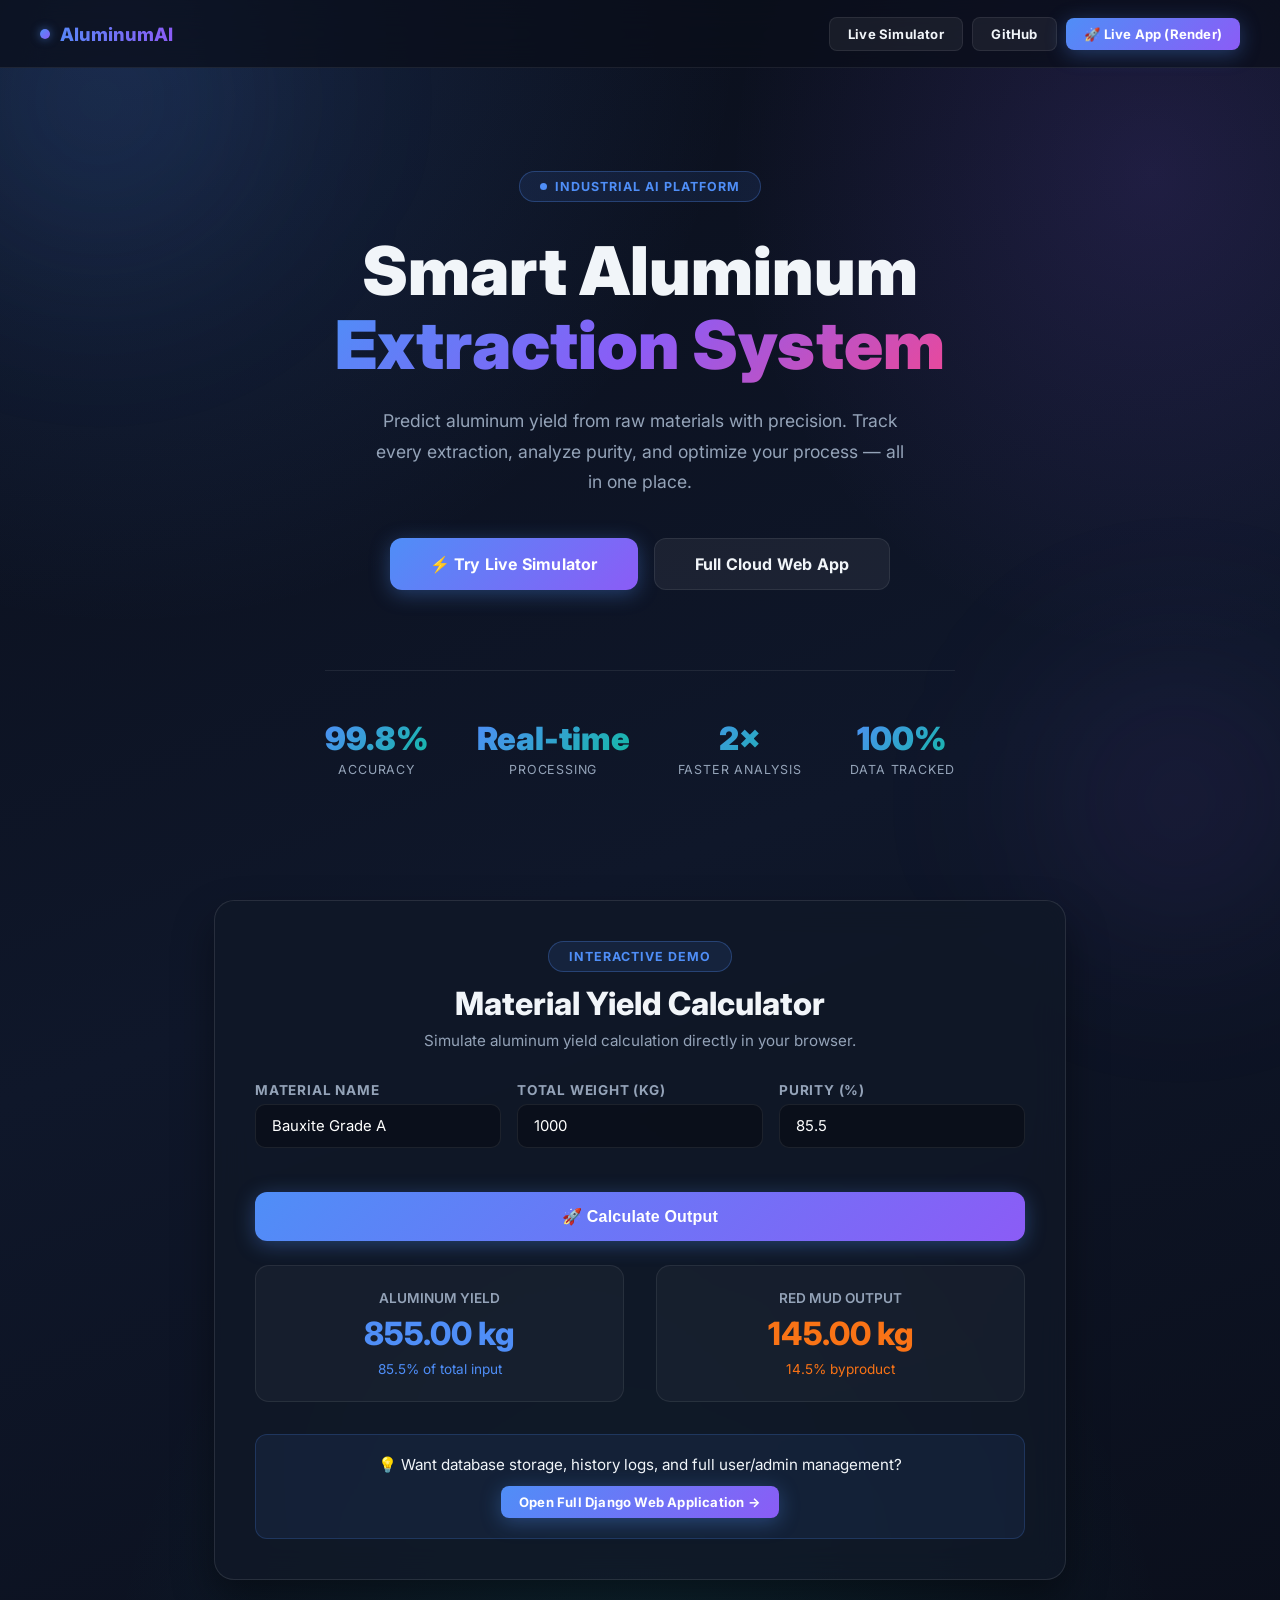
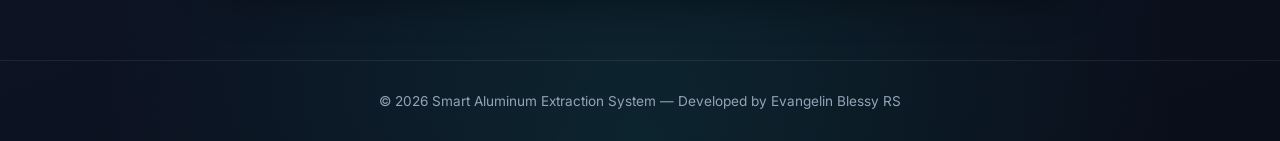
<file: index.html>
<!DOCTYPE html>
<html lang="en">
<head>
    <meta charset="UTF-8">
    <meta name="viewport" content="width=device-width, initial-scale=1.0">
    <meta http-equiv="Cache-Control" content="no-cache, no-store, must-revalidate">
    <meta http-equiv="Pragma" content="no-cache">
    <meta http-equiv="Expires" content="0">
    <title>AluminumAI — Smart Extraction System</title>
    <link rel="stylesheet" href="./core/static/style.css">
    <link rel="icon" href="./core/static/favicon.ico">
    <style>
        /* Extra styles for interactive demo section */
        .simulator-section {
            max-width: 900px;
            margin: 0 auto 5rem;
            padding: 0 1.5rem;
            position: relative;
            z-index: 2;
        }
        .demo-card {
            background: rgba(17, 24, 39, 0.75);
            backdrop-filter: blur(16px);
            border: 1px solid rgba(255, 255, 255, 0.1);
            border-radius: 20px;
            padding: 2.5rem;
            box-shadow: 0 20px 40px rgba(0, 0, 0, 0.4);
        }
        .demo-grid {
            display: grid;
            grid-template-columns: 1fr 1fr;
            gap: 2rem;
            margin-top: 1.5rem;
        }
        @media (max-width: 768px) {
            .demo-grid {
                grid-template-columns: 1fr;
            }
        }
        .result-box {
            background: rgba(255, 255, 255, 0.03);
            border: 1px solid rgba(255, 255, 255, 0.08);
            border-radius: 14px;
            padding: 1.5rem;
            text-align: center;
        }
        .result-val {
            font-size: 2rem;
            font-weight: 800;
            margin: 0.5rem 0;
        }
        .val-aluminum { color: #4f8ef7; }
        .val-redmud { color: #f97316; }
    </style>
</head>
<body class="page-bg">

    <!-- Navbar -->
    <nav class="home-nav">
        <div class="nav-brand">
            <span class="dot"></span>
            AluminumAI
        </div>
        <div class="nav-links">
            <a href="#simulator" class="btn btn-ghost btn-sm">Live Simulator</a>
            <a href="https://github.com/evangelinblessy-03/Smart-Aluminium-Extraction-System" target="_blank" class="btn btn-ghost btn-sm">GitHub</a>
            <a href="https://smart-aluminium-extraction-system.onrender.com" target="_blank" class="btn btn-gradient btn-sm">🚀 Live App (Render)</a>
        </div>
    </nav>

    <!-- Hero Section -->
    <section class="hero-section">
        <div class="hero-pill">
            <span class="pill-dot"></span>
            Industrial AI Platform
        </div>

        <h1 class="hero-title">
            Smart Aluminum<br>
            <span class="grad-text">Extraction System</span>
        </h1>

        <p class="hero-sub">
            Predict aluminum yield from raw materials with precision.
            Track every extraction, analyze purity, and optimize your process — all in one place.
        </p>

        <div class="hero-btns">
            <a href="#simulator" class="btn btn-gradient btn-lg">⚡ Try Live Simulator</a>
            <a href="https://smart-aluminium-extraction-system.onrender.com" target="_blank" class="btn btn-ghost btn-lg">Full Cloud Web App</a>
        </div>

        <div class="hero-stats">
            <div class="stat-box">
                <div class="num">99.8%</div>
                <div class="lbl">Accuracy</div>
            </div>
            <div class="stat-box">
                <div class="num">Real-time</div>
                <div class="lbl">Processing</div>
            </div>
            <div class="stat-box">
                <div class="num">2×</div>
                <div class="lbl">Faster Analysis</div>
            </div>
            <div class="stat-box">
                <div class="num">100%</div>
                <div class="lbl">Data Tracked</div>
            </div>
        </div>
    </section>

    <!-- Interactive Simulator for GitHub Pages -->
    <section class="simulator-section" id="simulator">
        <div class="demo-card">
            <div style="text-align: center; margin-bottom: 2rem;">
                <span class="hero-pill" style="margin-bottom: 0.75rem;">Interactive Demo</span>
                <h2 style="font-size: 2rem; font-weight: 800; margin-bottom: 0.5rem;">Material Yield Calculator</h2>
                <p style="color: var(--muted); font-size: 0.95rem;">Simulate aluminum yield calculation directly in your browser.</p>
            </div>

            <form id="calcForm" onsubmit="calculateYield(event)">
                <div style="display: grid; grid-template-columns: repeat(auto-fit, minmax(200px, 1fr)); gap: 1rem; margin-bottom: 1.5rem;">
                    <div class="form-group">
                        <label style="display:block; font-size: 0.85rem; color: var(--muted); margin-bottom: 0.4rem;">Material Name</label>
                        <input type="text" id="matName" class="form-input" value="Bauxite Grade A" required style="width: 100%; padding: 0.75rem 1rem; border-radius: 10px; background: rgba(0,0,0,0.3); border: 1px solid var(--border); color: #fff;">
                    </div>
                    <div class="form-group">
                        <label style="display:block; font-size: 0.85rem; color: var(--muted); margin-bottom: 0.4rem;">Total Weight (kg)</label>
                        <input type="number" id="matWeight" step="0.01" class="form-input" value="1000" required style="width: 100%; padding: 0.75rem 1rem; border-radius: 10px; background: rgba(0,0,0,0.3); border: 1px solid var(--border); color: #fff;">
                    </div>
                    <div class="form-group">
                        <label style="display:block; font-size: 0.85rem; color: var(--muted); margin-bottom: 0.4rem;">Purity (%)</label>
                        <input type="number" id="matPurity" step="0.01" max="100" class="form-input" value="85.5" required style="width: 100%; padding: 0.75rem 1rem; border-radius: 10px; background: rgba(0,0,0,0.3); border: 1px solid var(--border); color: #fff;">
                    </div>
                </div>

                <button type="submit" class="btn btn-gradient btn-full btn-lg" style="width: 100%; cursor: pointer;">
                    🚀 Calculate Output
                </button>
            </form>

            <div class="demo-grid" id="resultsArea">
                <div class="result-box">
                    <div style="font-size: 0.85rem; color: var(--muted); text-transform: uppercase; font-weight: 600;">Aluminum Yield</div>
                    <div class="result-val val-aluminum" id="resAluminum">855.00 kg</div>
                    <div style="font-size: 0.85rem; color: #4f8ef7;" id="resAluminumPct">85.5% of total input</div>
                </div>
                <div class="result-box">
                    <div style="font-size: 0.85rem; color: var(--muted); text-transform: uppercase; font-weight: 600;">Red Mud Output</div>
                    <div class="result-val val-redmud" id="resRedMud">145.00 kg</div>
                    <div style="font-size: 0.85rem; color: #f97316;" id="resRedMudPct">14.5% byproduct</div>
                </div>
            </div>

            <div style="margin-top: 2rem; padding: 1.25rem; background: rgba(79, 142, 247, 0.08); border: 1px solid rgba(79, 142, 247, 0.2); border-radius: 12px; text-align: center;">
                <p style="font-size: 0.95rem; color: var(--text); margin-bottom: 0.75rem;">
                    💡 Want database storage, history logs, and full user/admin management?
                </p>
                <a href="https://smart-aluminium-extraction-system.onrender.com" target="_blank" class="btn btn-gradient btn-sm">
                    Open Full Django Web Application →
                </a>
            </div>
        </div>
    </section>

    <footer style="text-align: center; padding: 2rem; color: var(--muted); font-size: 0.85rem; border-top: 1px solid var(--border);">
        © 2026 Smart Aluminum Extraction System — Developed by Evangelin Blessy RS
    </footer>

    <script>
        function calculateYield(e) {
            e.preventDefault();
            const weight = parseFloat(document.getElementById('matWeight').value) || 0;
            const purity = parseFloat(document.getElementById('matPurity').value) || 0;

            const aluminum = Number((weight * (purity / 100)).toFixed(4));
            const redMud = Number((weight - aluminum).toFixed(4));

            document.getElementById('resAluminum').innerText = aluminum.toLocaleString() + ' kg';
            document.getElementById('resRedMud').innerText = redMud.toLocaleString() + ' kg';
            document.getElementById('resAluminumPct').innerText = purity + '% of total input';
            document.getElementById('resRedMudPct').innerText = (100 - purity).toFixed(1) + '% byproduct';
        }
    </script>
</body>
</html>
</file>
<file: core/static/style.css>
/* ============================================================
   ALUMINUM AI — PROFESSIONAL VIBRANT UI
   ============================================================ */

@import url('https://fonts.googleapis.com/css2?family=Inter:wght@300;400;500;600;700;800;900&display=swap');

*, *::before, *::after {
    box-sizing: border-box;
    margin: 0;
    padding: 0;
}

:root {
    --blue:        #4f8ef7;
    --blue-dark:   #2563eb;
    --purple:      #8b5cf6;
    --pink:        #ec4899;
    --orange:      #f97316;
    --teal:        #14b8a6;
    --green:       #22c55e;
    --red:         #ef4444;
    --yellow:      #eab308;

    --bg:          #0a0e1a;
    --bg2:         #111827;
    --bg3:         #1f2937;
    --border:      rgba(255,255,255,0.08);
    --text:        #f1f5f9;
    --muted:       #94a3b8;
    --radius:      16px;
}

html, body {
    min-height: 100vh;
    font-family: 'Inter', 'Segoe UI', sans-serif;
    background: var(--bg);
    color: var(--text);
}

a { text-decoration: none; color: inherit; }

/* ── MESH GRADIENT BACKGROUND ── */
.page-bg {
    min-height: 100vh;
    background:
        radial-gradient(ellipse 80% 60% at 10% 0%,   rgba(79,142,247,0.18) 0%, transparent 60%),
        radial-gradient(ellipse 60% 50% at 90% 10%,  rgba(139,92,246,0.15) 0%, transparent 55%),
        radial-gradient(ellipse 70% 60% at 50% 100%, rgba(20,184,166,0.12) 0%, transparent 60%),
        linear-gradient(160deg, #0a0e1a 0%, #0f172a 50%, #0a0e1a 100%);
    position: relative;
}

/* floating orbs */
.page-bg::before,
.page-bg::after {
    content: '';
    position: fixed;
    border-radius: 50%;
    filter: blur(80px);
    pointer-events: none;
    z-index: 0;
    animation: float 8s ease-in-out infinite alternate;
}
.page-bg::before {
    width: 500px; height: 500px;
    top: -150px; left: -150px;
    background: radial-gradient(circle, rgba(79,142,247,0.12), transparent 70%);
}
.page-bg::after {
    width: 400px; height: 400px;
    bottom: -100px; right: -100px;
    background: radial-gradient(circle, rgba(139,92,246,0.12), transparent 70%);
    animation-delay: -4s;
}

@keyframes float {
    from { transform: translate(0, 0) scale(1); }
    to   { transform: translate(30px, 20px) scale(1.05); }
}

/* ── NAVBAR ── */
.navbar {
    position: fixed;
    top: 0; left: 0; right: 0;
    z-index: 999;
    height: 68px;
    display: flex;
    align-items: center;
    justify-content: space-between;
    padding: 0 2.5rem;
    background: rgba(10,14,26,0.75);
    backdrop-filter: blur(24px);
    border-bottom: 1px solid var(--border);
}

.nav-brand {
    display: flex;
    align-items: center;
    gap: 10px;
    font-size: 1.15rem;
    font-weight: 800;
    background: linear-gradient(90deg, var(--blue), var(--purple));
    -webkit-background-clip: text;
    -webkit-text-fill-color: transparent;
    background-clip: text;
}

.nav-brand .dot {
    width: 10px; height: 10px;
    border-radius: 50%;
    background: linear-gradient(135deg, var(--blue), var(--purple));
    -webkit-text-fill-color: unset;
    flex-shrink: 0;
    box-shadow: 0 0 10px rgba(79,142,247,0.6);
}

.nav-links {
    display: flex;
    align-items: center;
    gap: 0.6rem;
}

.nav-user {
    font-size: 0.82rem;
    color: var(--muted);
    margin-right: 0.5rem;
    padding: 5px 12px;
    background: var(--bg3);
    border-radius: 50px;
    border: 1px solid var(--border);
}

/* ── BUTTONS ── */
.btn {
    display: inline-flex;
    align-items: center;
    justify-content: center;
    gap: 7px;
    padding: 11px 26px;
    font-size: 0.9rem;
    font-weight: 700;
    border: none;
    border-radius: 10px;
    cursor: pointer;
    transition: all 0.22s ease;
    letter-spacing: 0.2px;
    text-decoration: none;
    white-space: nowrap;
}

.btn-gradient {
    background: linear-gradient(135deg, var(--blue), var(--purple));
    color: #fff;
    box-shadow: 0 4px 20px rgba(79,142,247,0.35);
}
.btn-gradient:hover {
    transform: translateY(-2px);
    box-shadow: 0 8px 28px rgba(79,142,247,0.5);
    filter: brightness(1.1);
}

.btn-ghost {
    background: rgba(255,255,255,0.06);
    color: var(--text);
    border: 1px solid var(--border);
}
.btn-ghost:hover {
    background: rgba(255,255,255,0.1);
    border-color: rgba(255,255,255,0.2);
    transform: translateY(-1px);
}

.btn-teal {
    background: linear-gradient(135deg, var(--teal), #0891b2);
    color: #fff;
    box-shadow: 0 4px 20px rgba(20,184,166,0.3);
}
.btn-teal:hover {
    transform: translateY(-2px);
    box-shadow: 0 8px 28px rgba(20,184,166,0.45);
}

.btn-sm {
    padding: 8px 18px;
    font-size: 0.82rem;
    border-radius: 8px;
}

.btn-lg {
    padding: 15px 40px;
    font-size: 1rem;
    border-radius: 12px;
}

.btn-full { width: 100%; }

/* ── CARDS ── */
.card {
    background: rgba(255,255,255,0.04);
    border: 1px solid var(--border);
    border-radius: var(--radius);
    backdrop-filter: blur(20px);
    box-shadow: 0 8px 40px rgba(0,0,0,0.3);
    position: relative;
    z-index: 1;
}

.card-glow-blue  { box-shadow: 0 8px 40px rgba(0,0,0,0.3), 0 0 60px rgba(79,142,247,0.08); border-color: rgba(79,142,247,0.2); }
.card-glow-purple{ box-shadow: 0 8px 40px rgba(0,0,0,0.3), 0 0 60px rgba(139,92,246,0.08); border-color: rgba(139,92,246,0.2); }
.card-glow-teal  { box-shadow: 0 8px 40px rgba(0,0,0,0.3), 0 0 60px rgba(20,184,166,0.08); border-color: rgba(20,184,166,0.2); }

/* ── INPUTS ── */
.form-group {
    margin-bottom: 1.2rem;
}

.form-group label {
    display: block;
    font-size: 0.78rem;
    font-weight: 700;
    color: var(--muted);
    text-transform: uppercase;
    letter-spacing: 0.8px;
    margin-bottom: 7px;
}

.form-input {
    width: 100%;
    padding: 12px 16px;
    background: rgba(255,255,255,0.05);
    border: 1px solid rgba(255,255,255,0.1);
    border-radius: 10px;
    color: var(--text);
    font-size: 0.93rem;
    font-family: inherit;
    outline: none;
    transition: all 0.2s;
}

.form-input:focus {
    border-color: var(--blue);
    background: rgba(79,142,247,0.07);
    box-shadow: 0 0 0 3px rgba(79,142,247,0.15);
}

.form-input::placeholder { color: #475569; }

select.form-input option {
    background: var(--bg2);
    color: var(--text);
}

/* ── ALERT ── */
.alert {
    padding: 12px 16px;
    border-radius: 10px;
    font-size: 0.88rem;
    font-weight: 500;
    margin-bottom: 1.2rem;
    display: flex;
    align-items: center;
    gap: 8px;
}
.alert-error {
    background: rgba(239,68,68,0.12);
    border: 1px solid rgba(239,68,68,0.3);
    color: #fca5a5;
}

/* ── ANIMATIONS ── */
@keyframes fadeUp {
    from { opacity: 0; transform: translateY(24px); }
    to   { opacity: 1; transform: translateY(0); }
}
@keyframes scaleIn {
    from { opacity: 0; transform: scale(0.95); }
    to   { opacity: 1; transform: scale(1); }
}
@keyframes pulse-ring {
    0%   { transform: scale(0.95); box-shadow: 0 0 0 0 rgba(79,142,247,0.4); }
    70%  { transform: scale(1);    box-shadow: 0 0 0 12px rgba(79,142,247,0); }
    100% { transform: scale(0.95); box-shadow: 0 0 0 0 rgba(79,142,247,0); }
}

.anim-1 { animation: fadeUp 0.5s ease both; }
.anim-2 { animation: fadeUp 0.5s 0.1s ease both; }
.anim-3 { animation: fadeUp 0.5s 0.2s ease both; }
.anim-4 { animation: fadeUp 0.5s 0.3s ease both; }
.anim-5 { animation: fadeUp 0.5s 0.4s ease both; }

/* ============================================================
   HOME PAGE
   ============================================================ */
.home-nav {
    position: fixed;
    top: 0; left: 0; right: 0;
    z-index: 999;
    height: 68px;
    display: flex;
    align-items: center;
    justify-content: space-between;
    padding: 0 2.5rem;
    background: rgba(10,14,26,0.75);
    backdrop-filter: blur(24px);
    border-bottom: 1px solid var(--border);
}

.hero-section {
    min-height: 100vh;
    display: flex;
    flex-direction: column;
    align-items: center;
    justify-content: center;
    text-align: center;
    padding: 6rem 2rem 3rem;
    position: relative;
    z-index: 1;
}

.hero-pill {
    display: inline-flex;
    align-items: center;
    gap: 8px;
    padding: 7px 20px;
    background: rgba(79,142,247,0.1);
    border: 1px solid rgba(79,142,247,0.3);
    border-radius: 50px;
    font-size: 0.78rem;
    font-weight: 700;
    color: var(--blue);
    text-transform: uppercase;
    letter-spacing: 1px;
    margin-bottom: 2rem;
    animation: fadeUp 0.5s ease both;
}

.hero-pill .pill-dot {
    width: 7px; height: 7px;
    border-radius: 50%;
    background: var(--blue);
    animation: pulse-ring 2s infinite;
}

.hero-title {
    font-size: clamp(2.4rem, 6vw, 4.2rem);
    font-weight: 900;
    line-height: 1.1;
    margin-bottom: 1.5rem;
    animation: fadeUp 0.5s 0.1s ease both;
}

.hero-title .grad-text {
    background: linear-gradient(135deg, var(--blue) 0%, var(--purple) 50%, var(--pink) 100%);
    -webkit-background-clip: text;
    -webkit-text-fill-color: transparent;
    background-clip: text;
}

.hero-sub {
    font-size: 1.1rem;
    color: var(--muted);
    max-width: 540px;
    line-height: 1.75;
    margin-bottom: 2.5rem;
    animation: fadeUp 0.5s 0.2s ease both;
}

.hero-btns {
    display: flex;
    gap: 1rem;
    flex-wrap: wrap;
    justify-content: center;
    animation: fadeUp 0.5s 0.3s ease both;
}

.hero-stats {
    display: flex;
    gap: 3rem;
    justify-content: center;
    flex-wrap: wrap;
    margin-top: 5rem;
    padding-top: 3rem;
    border-top: 1px solid var(--border);
    position: relative;
    z-index: 1;
    animation: fadeUp 0.5s 0.4s ease both;
}

.stat-box { text-align: center; }

.stat-box .num {
    font-size: 2rem;
    font-weight: 900;
    background: linear-gradient(135deg, var(--blue), var(--teal));
    -webkit-background-clip: text;
    -webkit-text-fill-color: transparent;
    background-clip: text;
}

.stat-box .lbl {
    font-size: 0.78rem;
    color: var(--muted);
    text-transform: uppercase;
    letter-spacing: 0.8px;
    margin-top: 4px;
}

/* ============================================================
   AUTH PAGES (Login / Register)
   ============================================================ */
.auth-page {
    min-height: 100vh;
    display: flex;
    align-items: center;
    justify-content: center;
    padding: 2rem;
    position: relative;
    z-index: 1;
}

.auth-box {
    width: 100%;
    max-width: 420px;
}

.auth-header {
    text-align: center;
    margin-bottom: 2rem;
}

.auth-icon {
    width: 64px; height: 64px;
    border-radius: 18px;
    background: linear-gradient(135deg, var(--blue), var(--purple));
    display: flex;
    align-items: center;
    justify-content: center;
    font-size: 1.8rem;
    margin: 0 auto 1rem;
    box-shadow: 0 8px 24px rgba(79,142,247,0.35);
}

.auth-header h2 {
    font-size: 1.6rem;
    font-weight: 800;
    margin-bottom: 6px;
}

.auth-header p {
    color: var(--muted);
    font-size: 0.9rem;
}

.auth-card {
    padding: 2rem;
}

.auth-footer {
    text-align: center;
    margin-top: 1.25rem;
    font-size: 0.85rem;
    color: var(--muted);
}

.auth-footer a {
    color: var(--blue);
    font-weight: 700;
}
.auth-footer a:hover { text-decoration: underline; }

/* ============================================================
   DASHBOARD
   ============================================================ */
.dash-page {
    min-height: 100vh;
    padding-top: 68px;
    position: relative;
    z-index: 1;
}

.dash-header {
    padding: 2.5rem 2.5rem 1.5rem;
    max-width: 1100px;
    margin: 0 auto;
}

.dash-header h2 {
    font-size: 1.8rem;
    font-weight: 800;
    margin-bottom: 4px;
}

.dash-header p { color: var(--muted); font-size: 0.92rem; }

.dash-grid {
    display: grid;
    grid-template-columns: repeat(auto-fit, minmax(280px, 1fr));
    gap: 1.25rem;
    padding: 0 2.5rem 3rem;
    max-width: 1100px;
    margin: 0 auto;
}

.dash-tile {
    padding: 1.75rem;
    border-radius: var(--radius);
    border: 1px solid var(--border);
    background: rgba(255,255,255,0.03);
    transition: all 0.28s ease;
    text-decoration: none;
    color: var(--text);
    display: block;
    position: relative;
    overflow: hidden;
}

.dash-tile::before {
    content: '';
    position: absolute;
    inset: 0;
    opacity: 0;
    transition: opacity 0.28s;
    border-radius: var(--radius);
}

.dash-tile:hover { transform: translateY(-5px); }
.dash-tile:hover::before { opacity: 1; }

.tile-blue::before   { background: linear-gradient(135deg, rgba(79,142,247,0.08), transparent); }
.tile-purple::before { background: linear-gradient(135deg, rgba(139,92,246,0.08), transparent); }
.tile-teal::before   { background: linear-gradient(135deg, rgba(20,184,166,0.08), transparent); }

.tile-blue:hover   { border-color: rgba(79,142,247,0.4);  box-shadow: 0 12px 40px rgba(79,142,247,0.15); }
.tile-purple:hover { border-color: rgba(139,92,246,0.4); box-shadow: 0 12px 40px rgba(139,92,246,0.15); }
.tile-teal:hover   { border-color: rgba(20,184,166,0.4);  box-shadow: 0 12px 40px rgba(20,184,166,0.15); }

.tile-icon {
    width: 52px; height: 52px;
    border-radius: 14px;
    display: flex;
    align-items: center;
    justify-content: center;
    font-size: 1.5rem;
    margin-bottom: 1.1rem;
}

.icon-blue   { background: rgba(79,142,247,0.15);  }
.icon-purple { background: rgba(139,92,246,0.15); }
.icon-teal   { background: rgba(20,184,166,0.15);  }

.dash-tile h3 {
    font-size: 1.05rem;
    font-weight: 700;
    margin-bottom: 6px;
}

.dash-tile p {
    font-size: 0.85rem;
    color: var(--muted);
    line-height: 1.55;
}

.tile-arrow {
    margin-top: 1.25rem;
    font-size: 0.82rem;
    font-weight: 700;
    display: flex;
    align-items: center;
    gap: 5px;
}

.tile-blue   .tile-arrow { color: var(--blue); }
.tile-purple .tile-arrow { color: var(--purple); }
.tile-teal   .tile-arrow { color: var(--teal); }

/* ============================================================
   ADD MATERIAL
   ============================================================ */
.form-page {
    min-height: 100vh;
    display: flex;
    align-items: center;
    justify-content: center;
    padding: 5rem 1.5rem 2rem;
    position: relative;
    z-index: 1;
}

.form-box {
    width: 100%;
    max-width: 460px;
}

.form-box-header {
    margin-bottom: 1.75rem;
}

.back-link {
    display: inline-flex;
    align-items: center;
    gap: 6px;
    font-size: 0.82rem;
    color: var(--muted);
    margin-bottom: 1rem;
    transition: color 0.2s;
}
.back-link:hover { color: var(--blue); }

.form-box-header h2 {
    font-size: 1.55rem;
    font-weight: 800;
    margin-bottom: 5px;
}

.form-box-header p { color: var(--muted); font-size: 0.88rem; }

.form-card { padding: 2rem; }

/* ============================================================
   RESULTS
   ============================================================ */
.results-page {
    min-height: 100vh;
    display: flex;
    align-items: center;
    justify-content: center;
    padding: 5rem 1.5rem 2rem;
    position: relative;
    z-index: 1;
}

.results-box {
    width: 100%;
    max-width: 500px;
}

.results-card { padding: 2.25rem; }

.results-top {
    text-align: center;
    margin-bottom: 2rem;
}

.check-icon {
    width: 72px; height: 72px;
    border-radius: 50%;
    background: linear-gradient(135deg, var(--teal), var(--blue));
    display: flex;
    align-items: center;
    justify-content: center;
    font-size: 2rem;
    margin: 0 auto 1rem;
    box-shadow: 0 8px 28px rgba(20,184,166,0.35);
}

.results-top h2 {
    font-size: 1.5rem;
    font-weight: 800;
    margin-bottom: 5px;
}

.results-top p { color: var(--muted); font-size: 0.88rem; }

.result-name-row {
    display: flex;
    justify-content: space-between;
    align-items: center;
    padding: 12px 16px;
    background: rgba(255,255,255,0.04);
    border: 1px solid var(--border);
    border-radius: 10px;
    margin-bottom: 1rem;
    font-size: 0.9rem;
}

.result-name-row .lbl { color: var(--muted); font-size: 0.78rem; text-transform: uppercase; letter-spacing: 0.5px; }
.result-name-row .val { font-weight: 700; }

.result-cards {
    display: grid;
    grid-template-columns: 1fr 1fr;
    gap: 1rem;
    margin-bottom: 1.5rem;
}

.result-metric {
    padding: 1.25rem;
    border-radius: 12px;
    border: 1px solid var(--border);
    text-align: center;
    background: rgba(255,255,255,0.03);
}

.result-metric.highlight {
    background: linear-gradient(135deg, rgba(79,142,247,0.1), rgba(139,92,246,0.1));
    border-color: rgba(79,142,247,0.3);
}

.result-metric .m-label {
    font-size: 0.72rem;
    color: var(--muted);
    text-transform: uppercase;
    letter-spacing: 0.8px;
    margin-bottom: 8px;
}

.result-metric .m-value {
    font-size: 1.6rem;
    font-weight: 900;
}

.result-metric.highlight .m-value {
    background: linear-gradient(135deg, var(--blue), var(--purple));
    -webkit-background-clip: text;
    -webkit-text-fill-color: transparent;
    background-clip: text;
}

.result-metric .m-unit {
    font-size: 0.75rem;
    color: var(--muted);
    margin-top: 3px;
}

.result-actions {
    display: flex;
    gap: 0.75rem;
}
.result-actions .btn { flex: 1; }

/* ============================================================
   HISTORY
   ============================================================ */
.history-page {
    min-height: 100vh;
    padding-top: 68px;
    position: relative;
    z-index: 1;
}

.history-top {
    display: flex;
    align-items: center;
    justify-content: space-between;
    flex-wrap: wrap;
    gap: 1rem;
    padding: 2.5rem 2.5rem 1.5rem;
    max-width: 1100px;
    margin: 0 auto;
}

.history-top h2 {
    font-size: 1.7rem;
    font-weight: 800;
}

.history-top p { color: var(--muted); font-size: 0.88rem; margin-top: 3px; }

.search-row {
    display: flex;
    gap: 0.5rem;
    align-items: center;
}

.search-field {
    padding: 10px 16px;
    background: rgba(255,255,255,0.05);
    border: 1px solid var(--border);
    border-radius: 10px;
    color: var(--text);
    font-size: 0.88rem;
    font-family: inherit;
    outline: none;
    width: 220px;
    transition: all 0.2s;
}

.search-field:focus {
    border-color: var(--blue);
    box-shadow: 0 0 0 3px rgba(79,142,247,0.15);
}

.search-field::placeholder { color: #475569; }

.table-wrap {
    padding: 0 2.5rem 3rem;
    max-width: 1100px;
    margin: 0 auto;
    overflow-x: auto;
}

.data-table {
    width: 100%;
    border-collapse: collapse;
    font-size: 0.88rem;
}

.data-table thead tr {
    background: rgba(79,142,247,0.06);
    border-bottom: 1px solid rgba(79,142,247,0.15);
}

.data-table th {
    padding: 13px 18px;
    text-align: left;
    font-size: 0.72rem;
    font-weight: 800;
    text-transform: uppercase;
    letter-spacing: 0.8px;
    color: var(--blue);
}

.data-table td {
    padding: 14px 18px;
    border-bottom: 1px solid var(--border);
    color: var(--text);
    vertical-align: middle;
}

.data-table tbody tr { transition: background 0.18s; }
.data-table tbody tr:hover { background: rgba(255,255,255,0.025); }
.data-table tbody tr:last-child td { border-bottom: none; }

.chip {
    display: inline-block;
    padding: 4px 12px;
    border-radius: 50px;
    font-size: 0.75rem;
    font-weight: 700;
}

.chip-blue   { background: rgba(79,142,247,0.12);  color: var(--blue);   border: 1px solid rgba(79,142,247,0.25); }
.chip-green  { background: rgba(34,197,94,0.12);   color: var(--green);  border: 1px solid rgba(34,197,94,0.25); }
.chip-orange { background: rgba(249,115,22,0.12);  color: var(--orange); border: 1px solid rgba(249,115,22,0.25); }

.empty-box {
    text-align: center;
    padding: 4rem 2rem;
    color: var(--muted);
}

.empty-box .e-icon { font-size: 3rem; display: block; margin-bottom: 1rem; opacity: 0.4; }
.empty-box p { margin-bottom: 1.25rem; }

/* ── SCROLLBAR ── */
::-webkit-scrollbar { width: 5px; }
::-webkit-scrollbar-track { background: var(--bg); }
::-webkit-scrollbar-thumb { background: var(--bg3); border-radius: 3px; }
::-webkit-scrollbar-thumb:hover { background: var(--blue); }
</file>
